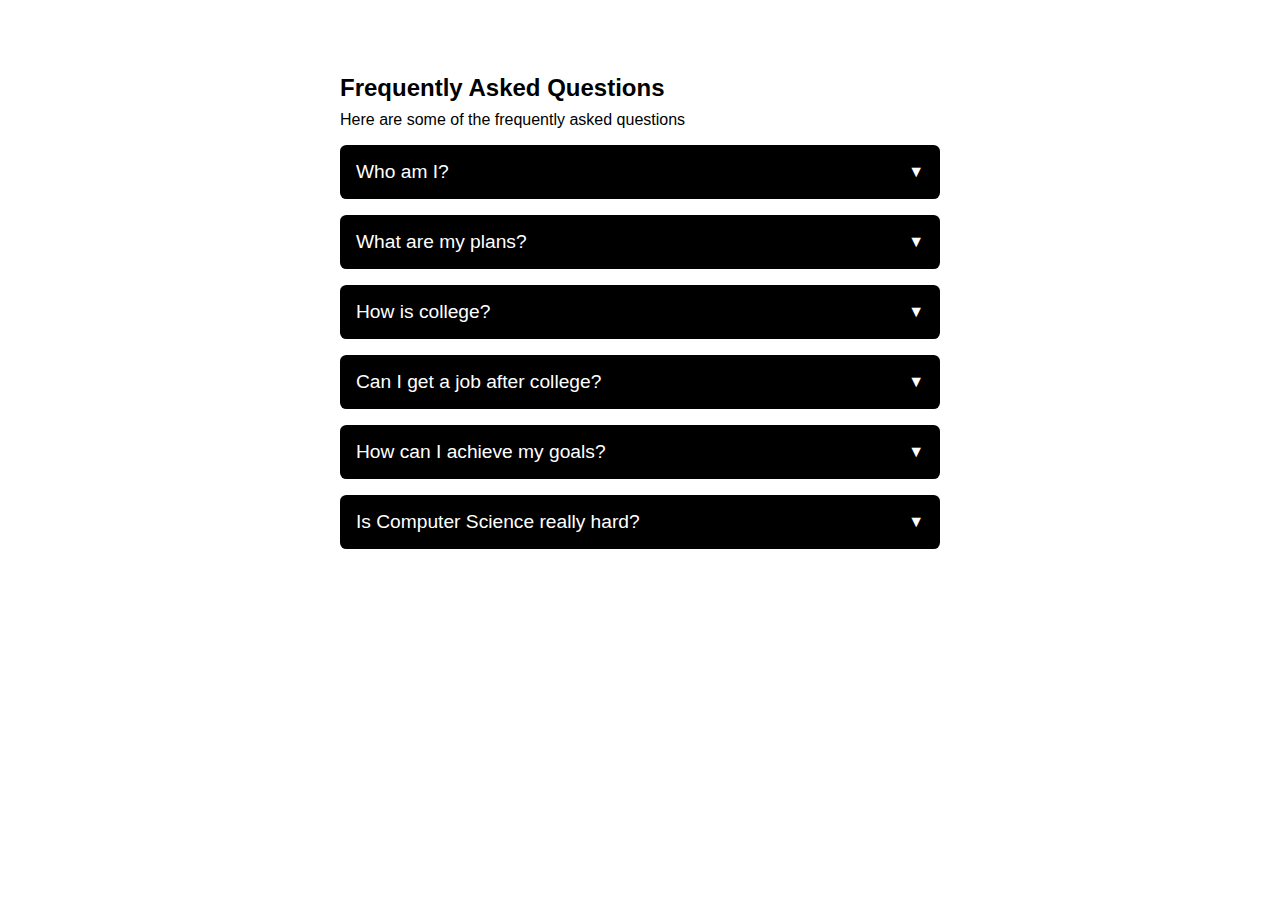
<file: Frontend Projects/Accordion/index.html>
<!DOCTYPE html>
<html lang="en">
    <head>
        <meta charset="utf-8">
        <meta http-equiv="X-UA-Compatible" content="IE=edge">
        <title>Accordion</title>
        <meta name="viewport" content="width=device-width, initial-scale=1">
        <link rel="stylesheet" href="./styles.css">
    </head>
    <body>
        <div class="container">
            <div class="header-accordion-wrapper">
                <header>
                    <h2>Frequently Asked Questions</h2>
                    <p>Here are some of the frequently asked questions</p>
                </header>

                <div class="accordion-component">
                    <div class="accordion-item">
                        <button type="button" class="accordion-title">Who am I? <span class="arrow"></span> </button>
                        <div class="accordion-content">
                            <p>
                                I'm Jepoy, a 3rd-year Computer Science student at the University of St. La Salle - Bacolod. I have a passion for technology, and I've developed strong backend development skills. I'm also growing my knowledge in Data Science, Machine Learning, and AI.
                            </p>
                        </div>
                    </div>

                    <div class="accordion-item">
                        <button type="button" class="accordion-title">What are my plans? <span class="arrow"></span></button>
                        <div class="accordion-content">
                            <p>
                                My plans include continuing to enhance my Python skills and diving deeper into Data Science and AI. I look forward to working on challenging projects that push my capabilities and help me grow as a problem-solver.
                            </p>
                        </div>
                    </div>

                    <div class="accordion-item">
                        <button type="button" class="accordion-title">How is college?</button>
                        <div class="accordion-content">
                            <p>College has been both challenging and exciting for me. As a 3rd-year student, I've enjoyed participating in hackathons like the CodeDex Hackathon 2024, where I gained valuable experience in web development and teamwork.
                            </p>
                        </div>
                    </div>

                    <div class="accordion-item">
                        <button type="button" class="accordion-title">Can I get a job after college?</button>
                        <div class="accordion-content">
                            <p>
                                With the skills I'm developing in backend development, web technologies, and AI, I believe I’ll be well-prepared to secure a job after graduation. I’m building a portfolio of projects to demonstrate my abilities and readiness for the tech industry.
                            </p>
                        </div>
                    </div>

                    <div class="accordion-item">
                        <button type="button" class="accordion-title">How can I achieve my goals?</button>
                        <div class="accordion-content">
                            <p>
                                I believe that by staying dedicated to learning and embracing challenges, I can achieve my goals. I make sure to keep up with the latest tech advancements and work on projects that allow me to apply my skills and grow as a developer.
                            </p>
                        </div>
                    </div>

                    <div class="accordion-item">
                        <button type="button" class="accordion-title">Is Computer Science really hard?</button>
                        <div class="accordion-content">
                            <p>
                                Computer Science can definitely be challenging, but I find the problem-solving aspect extremely rewarding. With persistence and a passion for learning, I believe anyone can succeed in this field, and I strive to keep improving every day.
                            </p>
                        </div>
                    </div>                                
                </div>
            </div>
        </div>

        <script src="./script.js"></script>
    </body>
</html>
</file>
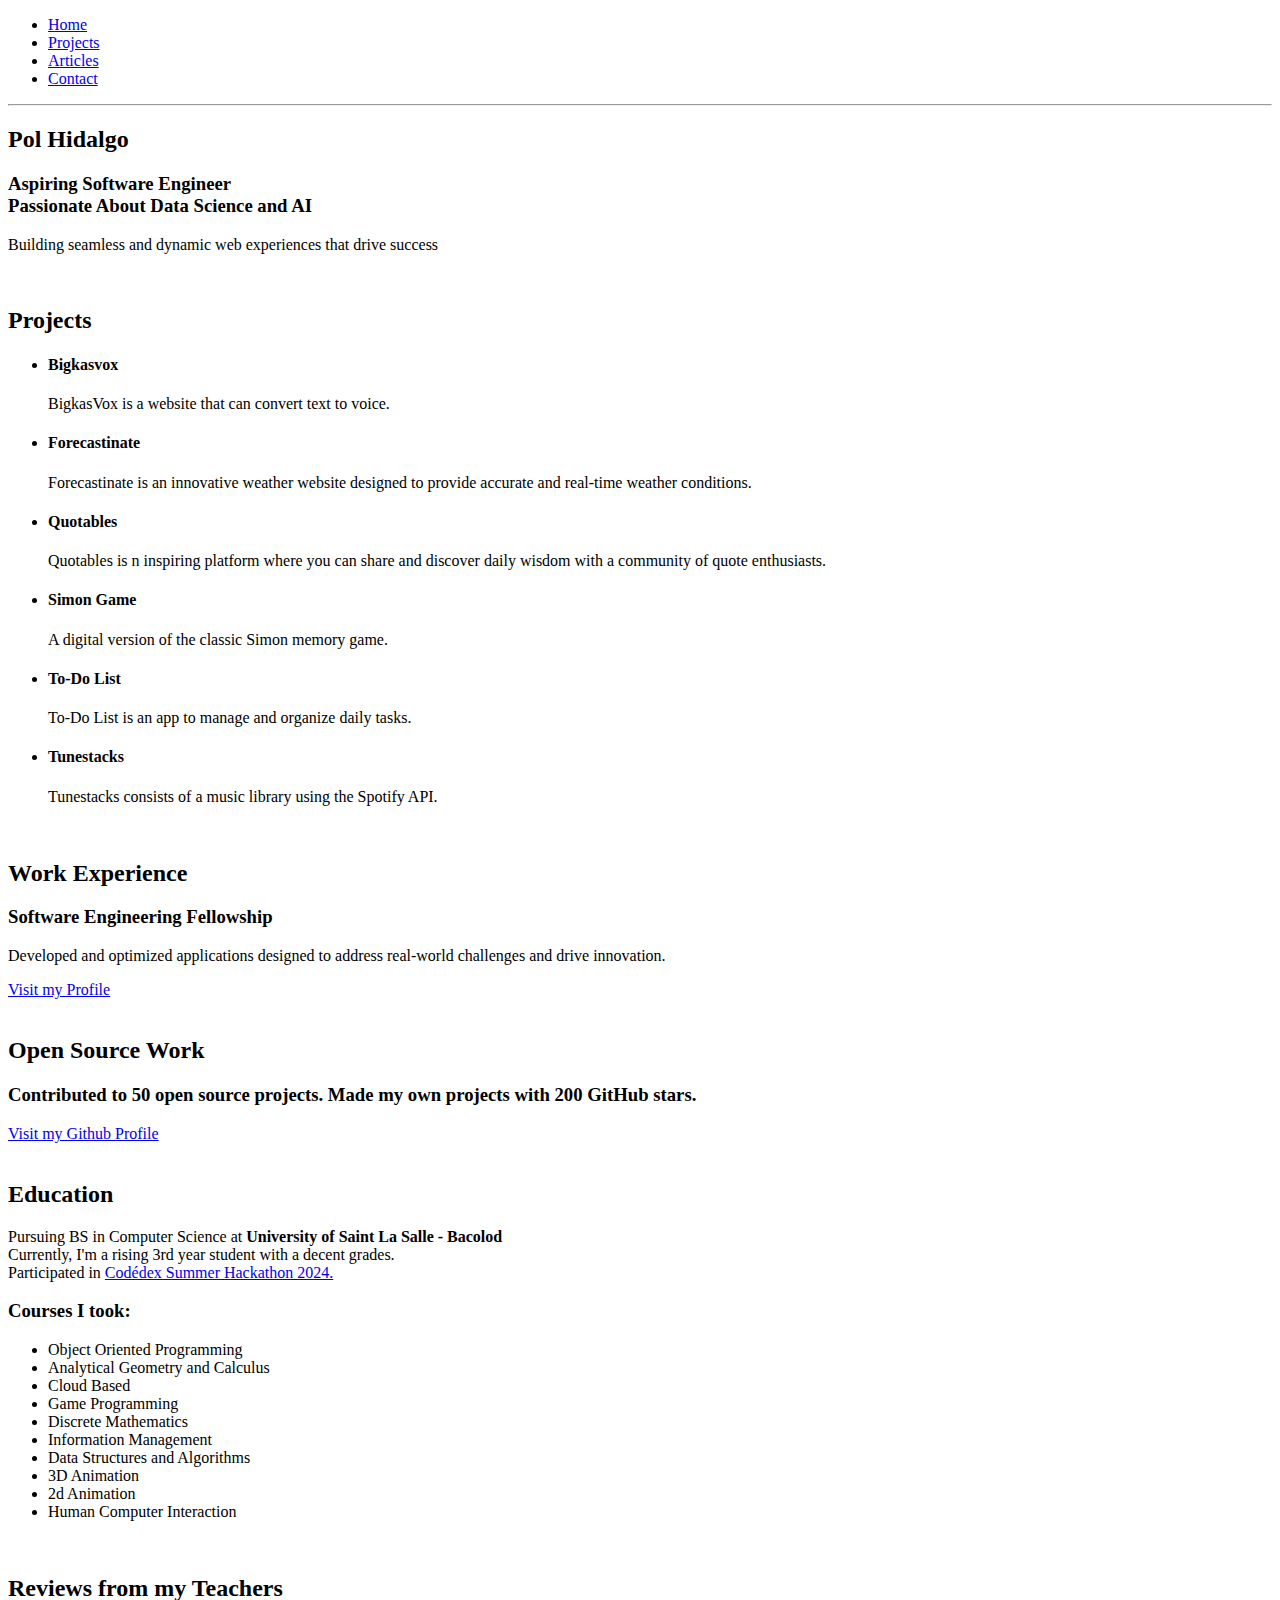
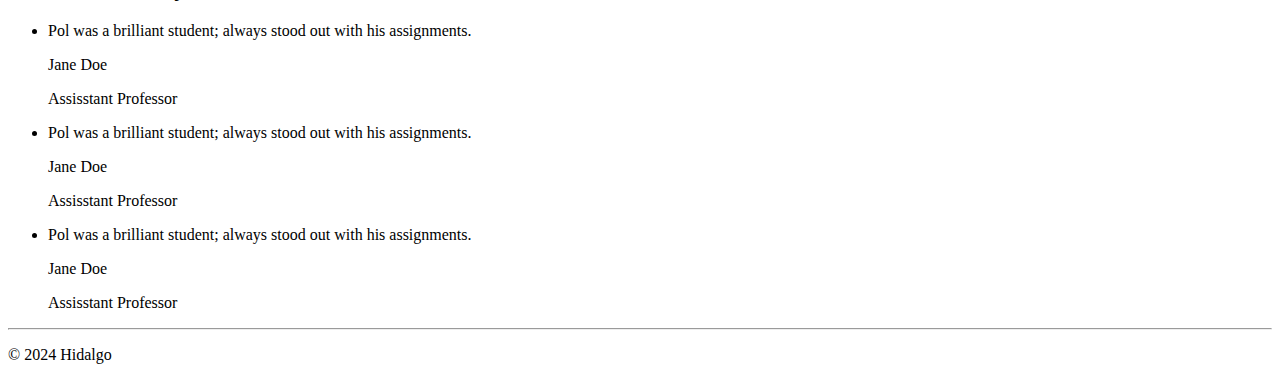
<file: Frontend Projects/Basic HTML Website/index.html>
<!DOCTYPE html>
<html lang="en">
    <head>
        <meta charset="utf-8">
        <meta http-equiv="X-UA-Compatible" content="IE=edge">
        <meta name="viewport" content="width=device-width, initial-scale=1">
        <title>Basic HTML Website</title>
        <meta name="description" content="A simple HTML only website with multiple pages.">
        <meta name="keywords" content="HTML, Layouts, Semantic HTML, roadmap.sh">
        <meta name="author" content="Janpol Hidalgo">
        <link rel="icon" href="" type="image/x-icon">
    </head>
    <body>
        <header>
            <nav>
                <ul>
                    <li><a href="./index.html" target="_blank" rel="noopener">Home</a></li>
                    <li><a href="./projects.html" target="_blank" rel="noopener">Projects</a></li>
                    <li><a href="./articles.html" target="_blank" rel="noopener">Articles</a></li>
                    <li><a href="./contact.html" target="_blank" rel="noopener">Contact</a></li>
                </ul>
            </nav>
        </header>
        <hr />

        <main>
            <section>
                <h2>Pol Hidalgo</h2>
                <h3>Aspiring Software Engineer<br />Passionate About Data Science and AI</h3>
                <p>Building seamless and dynamic web experiences that drive success</p>
            </section>

            <br />
            <aside>
                <h2>Projects</h2>
                <ul>
                    <li><h4>Bigkasvox</h4>
                        <p>BigkasVox is a website that can convert text to voice.</p>
                    </li>
                    <li><h4>Forecastinate</h4>
                        <p>Forecastinate is an innovative weather website designed to provide accurate and real-time weather conditions.</p>
                    </li>
                    <li><h4>Quotables</h4>
                        <p>Quotables is n inspiring platform where you can share and discover daily wisdom with a community of quote enthusiasts.</p>
                    </li>
                    <li><h4>Simon Game</h4>
                        <p>A digital version of the classic Simon memory game.</p>
                    </li>
                    <li><h4>To-Do List</h4>
                        <p>To-Do List is an app to manage and organize daily tasks.</p>
                    </li>
                    <li><h4>Tunestacks</h4>
                        <p>Tunestacks consists of a music library using the Spotify API.</p>
                    </li>
                </ul>
            </aside>

            <br />
            <section>
                <h2>Work Experience</h2>
                <h3>Software Engineering Fellowship</h3>
                <p>Developed and optimized applications designed to address real-world challenges and drive innovation.</p>
                <a href="https://www.linkedin.com/in/janpol-hidalgo-64174a241/" target="_blank" rel="noopener">Visit my Profile</a>
            </section>

            <br />
            <section>
                <h2>Open Source Work</h2>
                <h3>Contributed to 50 open source projects. Made my own projects with 200 GitHub stars.</h3>
                <a href="https://github.com/Polqt" target="_blank" rel="noopener">Visit my Github Profile</a>
            </section>

            <br />
            <aside>
                <h2>Education</h2>
                <p>Pursuing BS in Computer Science at <strong>University of Saint La Salle - Bacolod</strong> <br />
                   Currently, I'm a rising 3rd year student with a decent grades. <br />
                   Participated in <a href="https://www.credential.net/09a78d79-c6e1-43e6-9012-cad437e2b2b3">Codédex Summer Hackathon 2024.</a>
                </p>
                <h3>Courses I took:</h3>
                <ul>
                    <li>Object Oriented Programming</li>
                    <li>Analytical Geometry and Calculus</li>
                    <li>Cloud Based</li>
                    <li>Game Programming</li>
                    <li>Discrete Mathematics</li>
                    <li>Information Management</li>
                    <li>Data Structures and Algorithms</li>
                    <li>3D Animation</li>
                    <li>2d Animation</li>
                    <li>Human Computer Interaction</li>
                </ul>
            </aside>

            <br />
            <section>
                <h2>Reviews from my Teachers</h2>
                <ul>
                    <li>
                        Pol was a brilliant student; always stood out with his assignments.
                        <p>Jane Doe</p>
                        <p>Assisstant Professor</p>
                    </li>

                    <li>
                        Pol was a brilliant student; always stood out with his assignments.
                        <p>Jane Doe</p>
                        <p>Assisstant Professor</p>
                    </li>

                    <li>
                        Pol was a brilliant student; always stood out with his assignments.
                        <p>Jane Doe</p>
                        <p>Assisstant Professor</p>
                    </li>
                </ul>
            </section>
        </main>
        <hr />

        <footer>
            <p>&copy; 2024 Hidalgo</p>
        </footer>
    </body>
</html>
</file>
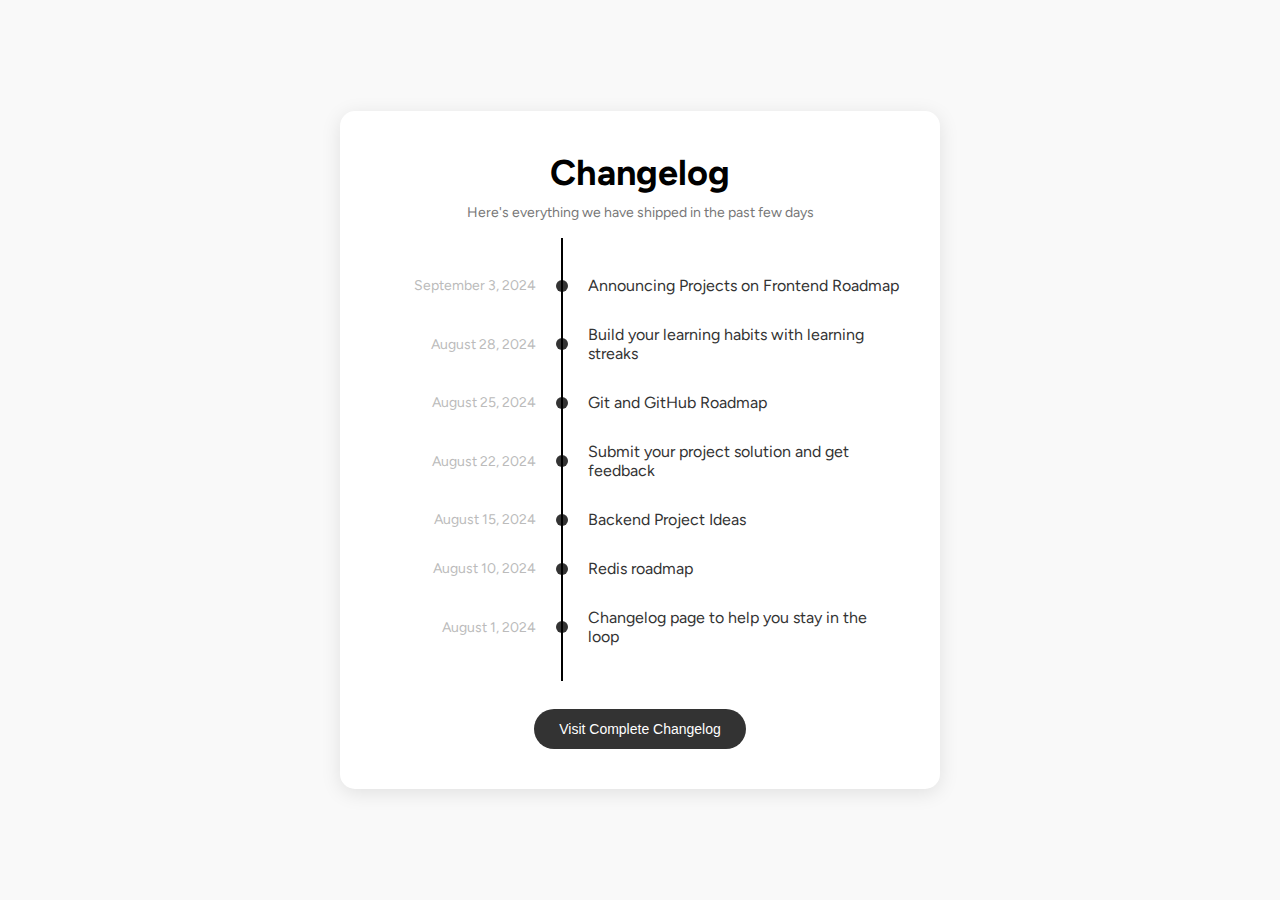
<file: Frontend Projects/Changelog Component/index.html>
<!DOCTYPE html>
<html lang="en">
    <head>
        <meta charset="UTF-8">
        <meta name="viewport" content="width=device-width, initial-scale=1.0">
        <title>Changelog</title>
        <link rel="stylesheet" href="styles.css">
        <link href="https://fonts.googleapis.com/css2?family=Figtree:wght@300;400;500&display=swap" rel="stylesheet">
    </head>
    <body>
        <div class="changelog-container">
            <!-- Header -->
            <header>
                <h1>Changelog</h1>
                <p>Here's everything we have shipped in the past few days</p>
            </header>

            <!-- Content -->
            <section class="changelog-timeline">
                <div class="timeline-item">
                    <div class="timeline-date">September 3, 2024</div>
                    <div class="timeline-dot"></div>
                    <div class="timeline-content">Announcing Projects on Frontend Roadmap</div>
                </div>
                <div class="timeline-item">
                    <div class="timeline-date">August 28, 2024</div>
                    <div class="timeline-dot"></div>
                    <div class="timeline-content">Build your learning habits with learning streaks</div>
                </div>
                <div class="timeline-item">
                    <div class="timeline-date">August 25, 2024</div>
                    <div class="timeline-dot"></div>
                    <div class="timeline-content">Git and GitHub Roadmap</div>
                </div>
                <div class="timeline-item">
                    <div class="timeline-date">August 22, 2024</div>
                    <div class="timeline-dot"></div>
                    <div class="timeline-content">Submit your project solution and get feedback</div>
                </div>
                <div class="timeline-item">
                    <div class="timeline-date">August 15, 2024</div>
                    <div class="timeline-dot"></div>
                    <div class="timeline-content">Backend Project Ideas</div>
                </div>
                <div class="timeline-item">
                    <div class="timeline-date">August 10, 2024</div>
                    <div class="timeline-dot"></div>
                    <div class="timeline-content">Redis roadmap</div>
                </div>
                <div class="timeline-item">
                    <div class="timeline-date">August 1, 2024</div>
                    <div class="timeline-dot"></div>
                    <div class="timeline-content">Changelog page to help you stay in the loop</div>
                </div>
            </section>

            <footer>
                <button class="visit-button"><a href="https://github.com/Polqt/roadmap.sh/tree/main/Frontend%20Projects/Changelog%20Component" target="_blank" rel="noopener">Visit Complete Changelog</a></button>
            </footer>
        </div>
    </body>
</html>
</file>
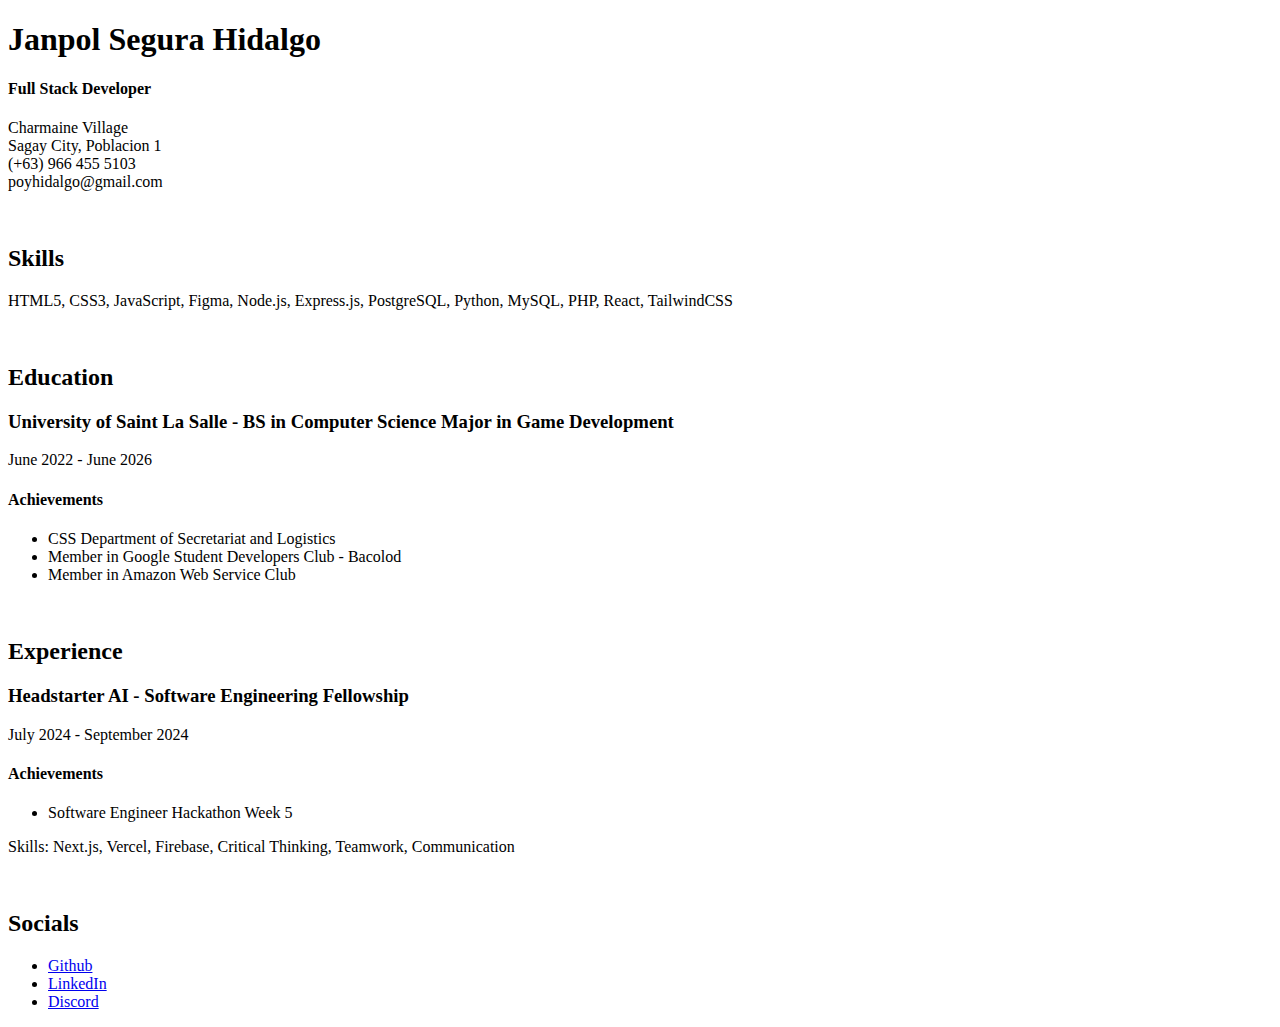
<file: Frontend Projects/Single-Page CV/index.html>
<!DOCTYPE html>
<html lang="en">
    <head>
        <meta charset="UTF-8">
        <meta http-equiv="X-UA-Compatible" content="IE=edge">
        <meta name="viewport" content="width=device-width, initial-scale=1">
        <title>Single-Page CV</title>
        <meta name="description" content="Janpol Segura Hidalgo's CV showcasing skills, education, and experience as a Full Stack Developer.">
        <meta name="keywords" content="Full Stack Developer, HTML5, CSS3, JavaScript, React, Node.js, PHP, PostgreSQL, MySQL, Python">
        <meta name="author" content="Janpol Segura Hidalgo">
        <meta property="og:title" content="Janpol Segura Hidalgo - Full Stack Developer">
        <meta property="og:description" content="Check out Janpol Segura Hidalgo's professional background and skills.">
        <meta property="og:url" content="https://mutonatheton.me/">

        <link rel="icon" href="https://th.bing.com/th/id/R.eda5531538101e2e5e3babbd75f811eb?rik=m857wQaMnapABw&riu=http%3a%2f%2forig08.deviantart.net%2f4dfb%2ff%2f2014%2f090%2f6%2f1%2fpikachu___01_by_mighty355-d7cdjy7.png&ehk=%2byUUP8C5NCRSYi0hJ3Lq2HpzY3uaqw2AKbH0JyCGFik%3d&risl=&pid=ImgRaw&r=0" type="image/x-icon">
    
    </head>
    <body>
        <header>
            <h1>Janpol Segura Hidalgo</h1>
            <h4>Full Stack Developer</h4>
            <p>Charmaine Village <br />
            Sagay City, Poblacion 1 <br />
            (+63) 966 455 5103 <br />
            poyhidalgo@gmail.com 
            </p>
        </header>

        <br />
        <section>
            <h2>Skills</h2>
            <p>HTML5, CSS3, JavaScript, Figma, Node.js, Express.js, PostgreSQL, Python, MySQL, PHP, React, TailwindCSS</p>
        </section>
    
        <br />
        <section>
            <h2>Education</h2>
            <h3>University of Saint La Salle - BS in Computer Science Major in Game Development</h3>
            <p>June 2022 - June 2026</p>
            <h4>Achievements</h4>
            <ul>
                <li>CSS Department of Secretariat and Logistics</li>
                <li>Member in Google Student Developers Club - Bacolod </li>
                <li>Member in Amazon Web Service Club</li>
            </ul>
        </section>

        <br />
        <section>
            <h2>Experience</h2>
            <h3>Headstarter AI - Software Engineering Fellowship</h3>
            <p>July 2024 - September 2024</p>
            <h4>Achievements</h4>
            <ul>
                <li>Software Engineer Hackathon Week 5</li>
            </ul>
            <p>Skills: Next.js, Vercel, Firebase, Critical Thinking, Teamwork, Communication</p>
        </section>

        <br />
        <section>
            <h2>Socials</h2>
            <ul>
                <li><a href="https://github.com/Polqt" target="_blank" rel="noopener">Github</a></li>
                <li><a href="https://www.linkedin.com/in/janpol-hidalgo-64174a241/" target="_blank" rel="noopener">LinkedIn</a></li>
                <li><a href="https://discord.com/channels/fanboyniyeji" target="_blank" rel="noopener">Discord</a></li>
            </ul>
        </section>
    </body>
</html>
</file>
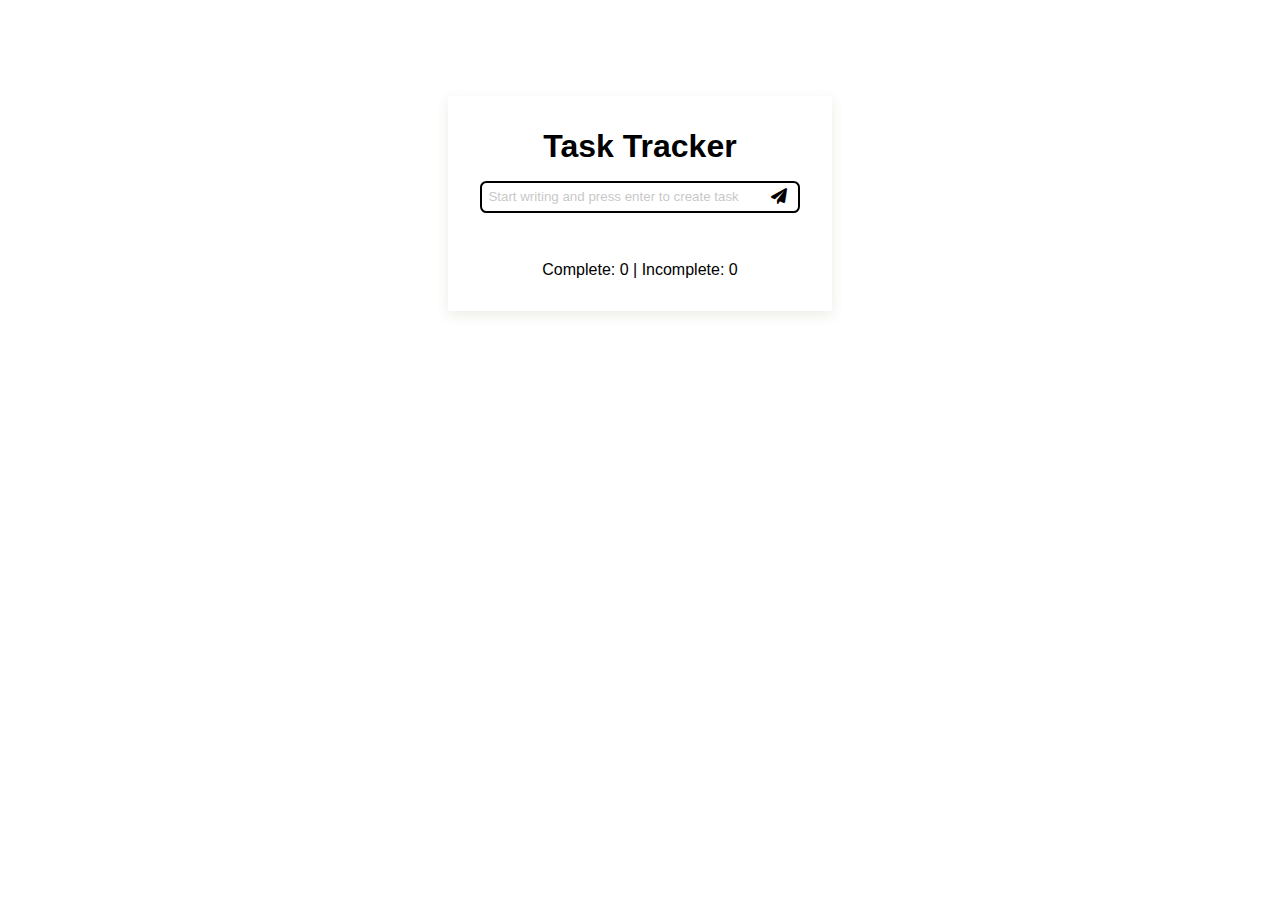
<file: Frontend Projects/Task Tracker/index.html>
<!DOCTYPE html>
<html lang="en">
    <head>
        <meta charset="utf-8">
        <meta http-equiv="X-UA-Compatible" content="IE=edge">
        <title>Task Tracker</title>
        <meta name="viewport" content="width=device-width, initial-scale=1">
        <meta name="description" content="">
        <meta name="keywords" content="HTML, CSS, JavaScript, DOM Manipulation">
        <meta name="author" content="Janpol Hidalgo">
        <link rel="stylesheet" href="https://cdnjs.cloudflare.com/ajax/libs/font-awesome/6.0.0-beta3/css/all.min.css">
        <link rel="stylesheet" href="./styles.css">
    </head>
    <body>
        <div class="container">
            <header>
                <h1>Task Tracker</h1>
            </header>

            <div class="task input">
                <input type="text" id="task-input" placeholder="Start writing and press enter to create task">
                <span class="icon" id="submit-icon">
                    <i class="fas fa-paper-plane"></i>
                </span>
            </div>

            <div class="task list">
                <ul id="list"></ul>
            </div>

            <div class="task number">
                <p>Complete: <span id="completed-task">0</span> | Incomplete: <span id="incomplete-task">0</span></p>
            </div>
        </div>
        <script src="./script.js"></script>
    </body>
</html>
</file>
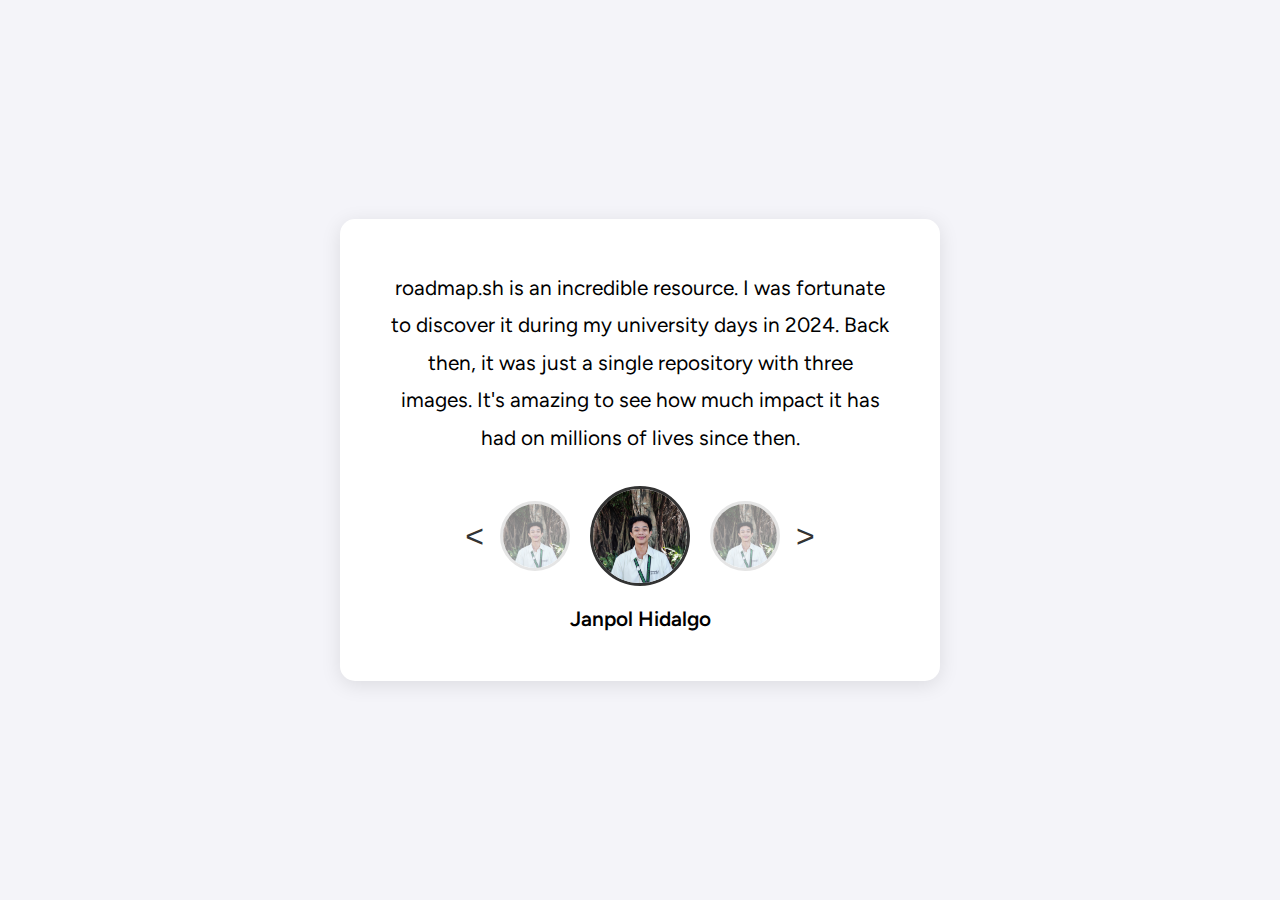
<file: Frontend Projects/Testimonial Cards/index.html>
<!DOCTYPE html>
<html lang="en">
    <head>
        <meta charset="UTF-8">
        <meta http-equiv="X-UA-Compatible" content="IE=edge">
        <title>Testimonial Cards</title>
        <meta name="viewport" content="width=device-width, initial-scale=1">
        <meta name="description" content="Testimonial cards layout with HTML and CSS">
        <meta name="keywords" content="HTML, CSS, Layouts, Flexbox, Positioning">
        <meta name="author" content="Janpol Hidalgo">
        <link rel="preconnect" href="https://fonts.googleapis.com">
        <link rel="preconnect" href="https://fonts.gstatic.com" crossorigin>
        <link href="https://fonts.googleapis.com/css2?family=Figtree:wght@300..900&display=swap" rel="stylesheet">
        <link rel="stylesheet" href="./styles.css">
    </head>
    <body>
        <div class="testimonial-card">
            <p class="testimonial-text">roadmap.sh is an incredible resource. I was fortunate to discover it during my university days in 2024.
                Back then, it was just a single repository with three images. It's amazing to see how much impact it has had
                on millions of lives since then.
            </p>

            <div class="profile-slider">
                <button class="arrow left-arrow">&lt;</button>
                <div class="profiles">
                    <img src="./hidalgo.jpeg" alt="Profile 1" class="profile-pic">
                    <img src="./hidalgo.jpeg" alt="Profile 2" class="profile-pic">
                    <img src="./hidalgo.jpeg" alt="Profile 3" class="profile-pic">
                </div>
                <button class="arrow right-arrow">&gt;</button>
            </div>

            <p class="profile-name">Janpol Hidalgo</p>
        </div>
    </body>
</html>
</file>
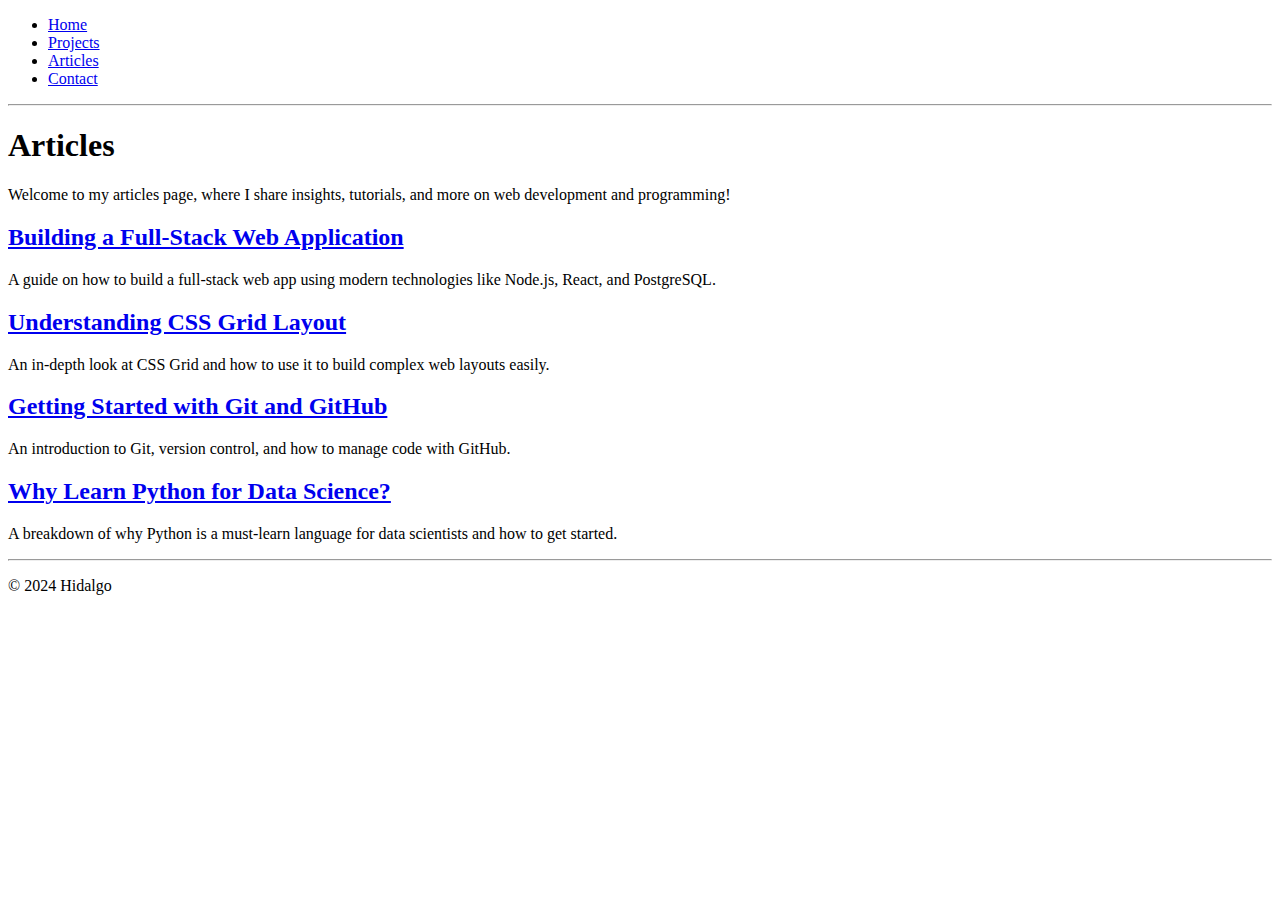
<file: Frontend Projects/Basic HTML Website/articles.html>
<!DOCTYPE html>
<html lang="en">
    <head>
        <meta charset="utf-8">
        <meta http-equiv="X-UA-Compatible" content="IE=edge">
        <meta name="viewport" content="width=device-width, initial-scale=1">
        <title>Articles - Basic HTML Website</title>
        <meta name="description" content="A simple HTML only website with multiple pages.">
        <meta name="keywords" content="HTML, Layouts, Semantic HTML, roadmap.sh">
        <meta name="author" content="Janpol Hidalgo">
        <link rel="icon" href="" type="image/x-icon">
    </head>
    <body>
        <header>
            <nav>
                <ul>
                    <li><a href="./index.html" target="_blank" rel="noopener">Home</a></li>
                    <li><a href="./projects.html" target="_blank" rel="noopener">Projects</a></li>
                    <li><a href="./articles.html" target="_blank" rel="noopener">Articles</a></li>
                    <li><a href="./contact.html" target="_blank" rel="noopener">Contact</a></li>
                </ul>
            </nav>
        </header>
        <hr />

        <main>
            <section>
                <h1>Articles</h1>
                <p>Welcome to my articles page, where I share insights, tutorials, and more on web development and programming!</p>
            </section>

            <article>
                <h2><a href="https://roadmap.sh/full-stack" target="_blank" rel="noopener">Building a Full-Stack Web Application</a></h2>
                <p>A guide on how to build a full-stack web app using modern technologies like Node.js, React, and PostgreSQL.</p>
            </article>

            <article>
                <h2><a href="https://roadmap.sh/frontend" target="_blank" rel="noopener">Understanding CSS Grid Layout</a></h2>
                <p>An in-depth look at CSS Grid and how to use it to build complex web layouts easily.</p>
            </article>

            <article>
                <h2><a href="https://roadmap.sh/git-github" target="_blank" rel="noopener">Getting Started with Git and GitHub</a></h2>
                <p>An introduction to Git, version control, and how to manage code with GitHub.</p>
            </article>

            <article>
                <h2><a href="https://roadmap.sh/python" target="_blank" rel="noopener">Why Learn Python for Data Science?</a></h2>
                <p>A breakdown of why Python is a must-learn language for data scientists and how to get started.</p>
            </article>
        </main>
        <hr />

        <footer>
            <p>&copy; 2024 Hidalgo</p>
        </footer>

    </body>
</html>
</file>
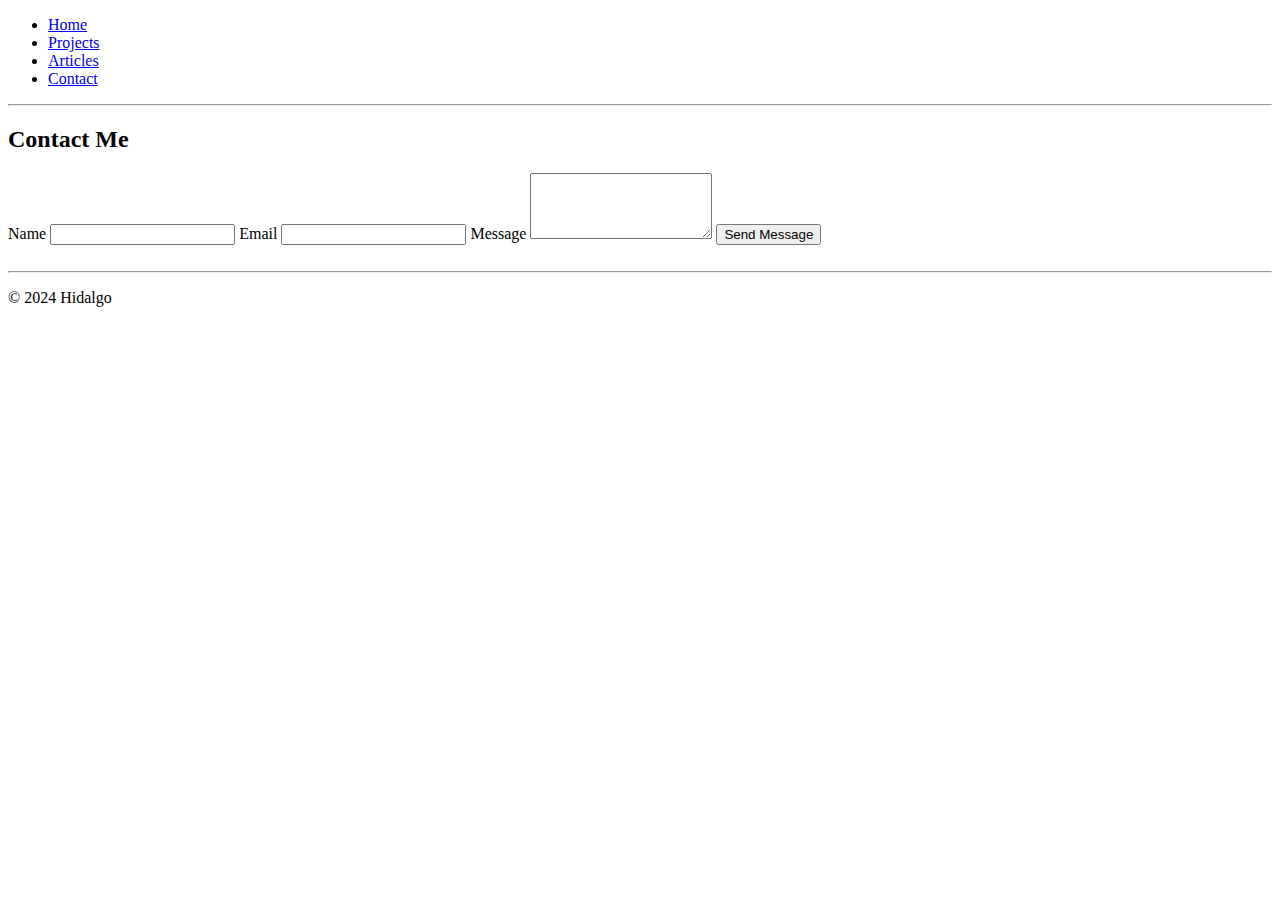
<file: Frontend Projects/Basic HTML Website/contact.html>
<!DOCTYPE html>
<html lang="en">
    <head>
        <meta charset="utf-8">
        <meta http-equiv="X-UA-Compatible" content="IE=edge">
        <meta name="viewport" content="width=device-width, initial-scale=1">
        <title>Contact - Basic HTML Website</title>
        <meta name="description" content="A simple HTML only website with multiple pages.">
        <meta name="keywords" content="HTML, Layouts, Semantic HTML, roadmap.sh">
        <meta name="author" content="Janpol Hidalgo">
        <link rel="icon" href="" type="image/x-icon">
    </head>
    <body>
        <header>
            <nav>
                <ul>
                    <li><a href="./index.html" target="_blank" rel="noopener">Home</a></li>
                    <li><a href="./projects.html" target="_blank" rel="noopener">Projects</a></li>
                    <li><a href="./articles.html" target="_blank" rel="noopener">Articles</a></li>
                    <li><a href="./contact.html" target="_blank" rel="noopener">Contact</a></li>
                </ul>
            </nav>
        </header>
        <hr />

        <main>
            <section>
                <h2>Contact Me</h2>
                <label for="name">Name </label>
                <input type="text" id="name" name="name" required>

                <label for="email">Email </label>
                <input type="email" id="email" name="email" required>

                <label for="message">Message</label>
                <textarea name="message" id="message" rows="4" required></textarea>

                <button type="submit" id="submit-btn" name="submit">Send Message</button>
            </section>
        </main>
        <br />
        <hr />

        <footer>
            <p>&copy; 2024 Hidalgo</p>
        </footer>
    <body>
</html>
</file>
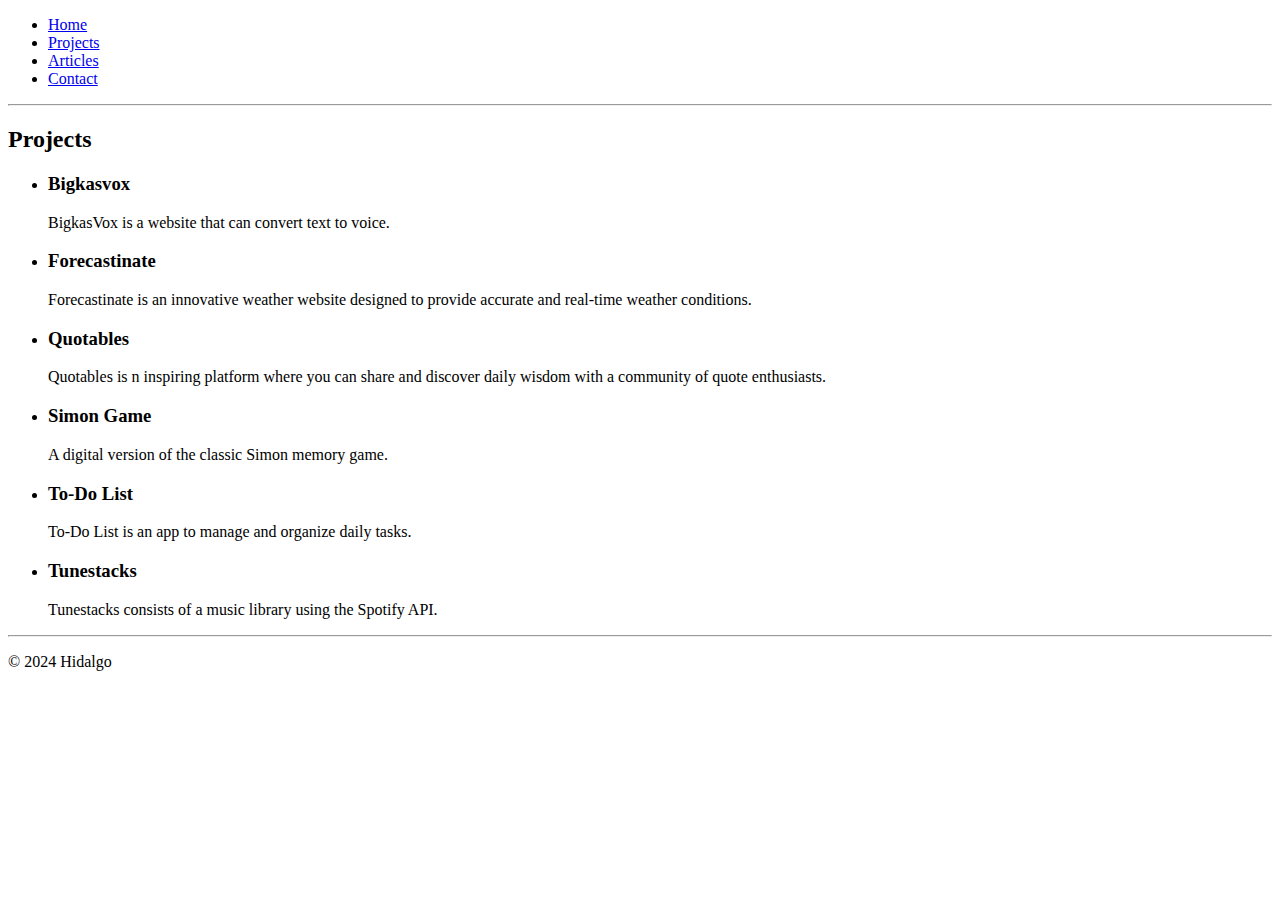
<file: Frontend Projects/Basic HTML Website/projects.html>
<!DOCTYPE html>
<html lang="en">
    <head>
        <meta charset="utf-8">
        <meta http-equiv="X-UA-Compatible" content="IE=edge">
        <meta name="viewport" content="width=device-width, initial-scale=1">
        <title>Projects - Basic HTML Website</title>
        <meta name="description" content="A simple HTML only website with multiple pages.">
        <meta name="keywords" content="HTML, Layouts, Semantic HTML, roadmap.sh">
        <meta name="author" content="Janpol Hidalgo">
        <link rel="icon" href="" type="image/x-icon">
    </head>
    <body>
        <header>
            <nav>
                <ul>
                    <li><a href="./index.html" target="_blank" rel="noopener">Home</a></li>
                    <li><a href="./projects.html" target="_blank" rel="noopener">Projects</a></li>
                    <li><a href="./articles.html" target="_blank" rel="noopener">Articles</a></li>
                    <li><a href="./contact.html" target="_blank" rel="noopener">Contact</a></li>
                </ul>
            </nav>
        </header>
        <hr />

        <main>
            <section>
                <h2>Projects</h2>
                <ul>
                    <li><h3>Bigkasvox</h3>
                        <p>BigkasVox is a website that can convert text to voice.</p>
                    </li>
                    <li><h3>Forecastinate</h3>
                        <p>Forecastinate is an innovative weather website designed to provide accurate and real-time weather conditions.</p>
                    </li>
                    <li><h3>Quotables</h3>
                        <p>Quotables is n inspiring platform where you can share and discover daily wisdom with a community of quote enthusiasts.</p>
                    </li>
                    <li><h3>Simon Game</h3>
                        <p>A digital version of the classic Simon memory game.</p>
                    </li>
                    <li><h3>To-Do List</h3>
                        <p>To-Do List is an app to manage and organize daily tasks.</p>
                    </li>
                    <li><h3>Tunestacks</h3>
                        <p>Tunestacks consists of a music library using the Spotify API.</p>
                    </li>
                </ul>
            </section>
        </main>
        <hr />

        <footer>
            <p>&copy; 2024 Hidalgo</p>
        </footer>

    </body>
</html>
</file>
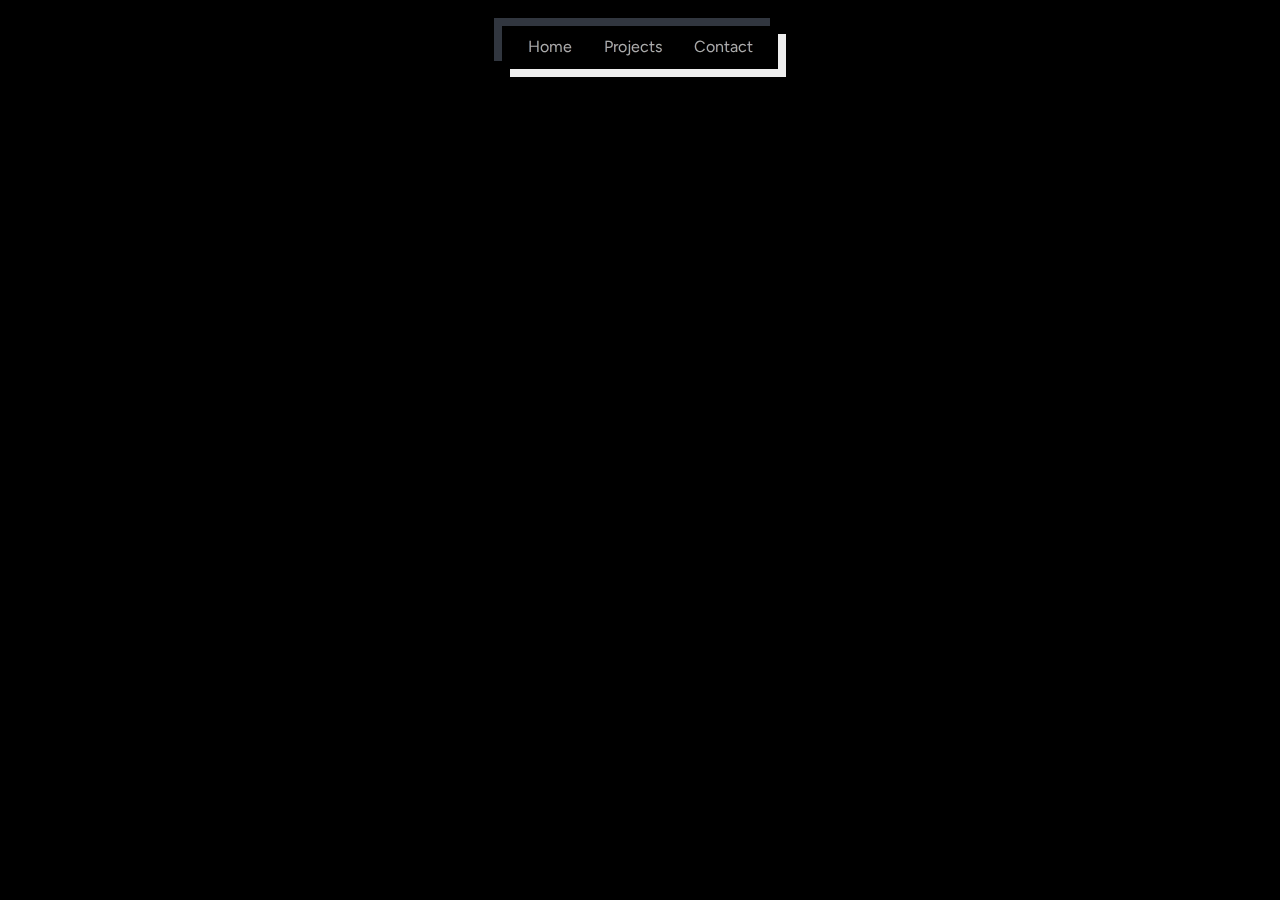
<file: Frontend Projects/Personal Portfolio/contacts.html>
<!DOCTYPE html>
<html lang="en">
    <head>
        <meta charset="UTF-8">
        <meta http-equiv="X-UA-Compatible" content="IE=edge">
        <title>Contacts of Hidalgo</title>
        <meta name="viewport" content="width=device-width, initial-scale=1">
        <link href="https://cdn.jsdelivr.net/npm/bootstrap@5.3.3/dist/css/bootstrap.min.css" rel="stylesheet" integrity="sha384-QWTKZyjpPEjISv5WaRU9OFeRpok6YctnYmDr5pNlyT2bRjXh0JMhjY6hW+ALEwIH" crossorigin="anonymous">
        <link rel="stylesheet" href="./public/styles/contact.css">
    </head>
    <body>
        <!-- Header -->
        <div class="container">
            <section>
                <div class="menu">
                    <nav>
                        <ul>
                            <li><a href="index.html">Home</a></li>
                            <li><a href="projects.html">Projects</a></li>
                            <li><a href="contacts.html">Contact</a></li>
                        </ul>
                    </nav>
                </div>
            </section>

            <!-- Social Media Icons -->
            <div class="socials">
                <div class="box discord">
                    <a title="discord" href="https://www.linkedin.com/in/janpol-hidalgo-64174a241/" target="_blank" rel="noopener">
                        <svg xmlns="http://www.w3.org/2000/svg" width="40" height="40" fill="white" class="bi bi-discord" viewBox="0 0 16 16">
                            <path d="M13.545 2.907a13.2 13.2 0 0 0-3.257-1.011.05.05 0 0 0-.052.025c-.141.25-.297.577-.406.833a12.2 12.2 0 0 0-3.658 0 8 8 0 0 0-.412-.833.05.05 0 0 0-.052-.025c-1.125.194-2.22.534-3.257 1.011a.04.04 0 0 0-.021.018C.356 6.024-.213 9.047.066 12.032q.003.022.021.037a13.3 13.3 0 0 0 3.995 2.02.05.05 0 0 0 .056-.019q.463-.63.818-1.329a.05.05 0 0 0-.01-.059l-.018-.011a9 9 0 0 1-1.248-.595.05.05 0 0 1-.02-.066l.015-.019q.127-.095.248-.195a.05.05 0 0 1 .051-.007c2.619 1.196 5.454 1.196 8.041 0a.05.05 0 0 1 .053.007q.121.1.248.195a.05.05 0 0 1-.004.085 8 8 0 0 1-1.249.594.05.05 0 0 0-.03.03.05.05 0 0 0 .003.041c.24.465.515.909.817 1.329a.05.05 0 0 0 .056.019 13.2 13.2 0 0 0 4.001-2.02.05.05 0 0 0 .021-.037c.334-3.451-.559-6.449-2.366-9.106a.03.03 0 0 0-.02-.019m-8.198 7.307c-.789 0-1.438-.724-1.438-1.612s.637-1.613 1.438-1.613c.807 0 1.45.73 1.438 1.613 0 .888-.637 1.612-1.438 1.612m5.316 0c-.788 0-1.438-.724-1.438-1.612s.637-1.613 1.438-1.613c.807 0 1.451.73 1.438 1.613 0 .888-.631 1.612-1.438 1.612"/>
                        </svg>
                    </a>
                </div>

                <div class="box linkedin">
                    <a title="linkedin" href="https://www.linkedin.com/in/janpol-hidalgo-64174a241/" target="_blank" rel="noopener">
                        <svg xmlns="http://www.w3.org/2000/svg" width="40" height="40" fill="currentColor" class="bi bi-linkedin" viewBox="0 0 16 16">
                            <path d="M0 1.146C0 .513.526 0 1.175 0h13.65C15.474 0 16 .513 16 1.146v13.708c0 .633-.526 1.146-1.175 1.146H1.175C.526 16 0 15.487 0 14.854zm4.943 12.248V6.169H2.542v7.225zm-1.2-8.212c.837 0 1.358-.554 1.358-1.248-.015-.709-.52-1.248-1.342-1.248S2.4 3.226 2.4 3.934c0 .694.521 1.248 1.327 1.248zm4.908 8.212V9.359c0-.216.016-.432.08-.586.173-.431.568-.878 1.232-.878.869 0 1.216.662 1.216 1.634v3.865h2.401V9.25c0-2.22-1.184-3.252-2.764-3.252-1.274 0-1.845.7-2.165 1.193v.025h-.016l.016-.025V6.169h-2.4c.03.678 0 7.225 0 7.225z"/>
                        </svg>
                    </a>
                </div>

                <div class="box github">
                    <a title="github" href="https://github.com/Polqt" target="_blank" rel="noopener">
                        <svg xmlns="http://www.w3.org/2000/svg" width="40" height="40" fill="white" class="bi bi-github" viewBox="0 0 16 16">
                            <path d="M8 0C3.58 0 0 3.58 0 8c0 3.54 2.29 6.53 5.47 7.59.4.07.55-.17.55-.38 0-.19-.01-.82-.01-1.49-2.01.37-2.53-.49-2.69-.94-.09-.23-.48-.94-.82-1.13-.28-.15-.68-.52-.01-.53.63-.01 1.08.58 1.23.82.72 1.21 1.87.87 2.33.66.07-.52.28-.87.51-1.07-1.78-.2-3.64-.89-3.64-3.95 0-.87.31-1.59.82-2.15-.08-.2-.36-1.02.08-2.12 0 0 .67-.21 2.2.82.64-.18 1.32-.27 2-.27s1.36.09 2 .27c1.53-1.04 2.2-.82 2.2-.82.44 1.1.16 1.92.08 2.12.51.56.82 1.27.82 2.15 0 3.07-1.87 3.75-3.65 3.95.29.25.54.73.54 1.48 0 1.07-.01 1.93-.01 2.2 0 .21.15.46.55.38A8.01 8.01 0 0 0 16 8c0-4.42-3.58-8-8-8"/>
                        </svg>
                    </a>
                    <h2>Github Profile</h2>
                    <p>Find more of my repositories</p>
                </div>
            </div>

            <!-- Contact Form -->
            <div class="form">
                <h3>Contact with me</h3>
                <p>You can also get in touch with me through this form below.</p>
                <div class="group">
                    <input type="text" id="name" placeholder="Name">
                    <input type="email" id="email" placeholder="Email">
                    <textarea title="message" id="message" placeholder="Send me a message..."></textarea>
                    <button type="submit">Send Message</button>
                </div>
            </div>
        </div>
        <script src="https://cdn.jsdelivr.net/npm/bootstrap@5.3.3/dist/js/bootstrap.bundle.min.js" integrity="sha384-Jv8JoCokXsThlF4oerP0BxUgXfdCmgfXOU3HoDbWcblxMMYYwBlSH6fMO6CsnXl5" crossorigin="anonymous"></script>
    </body>
</html>
</file>
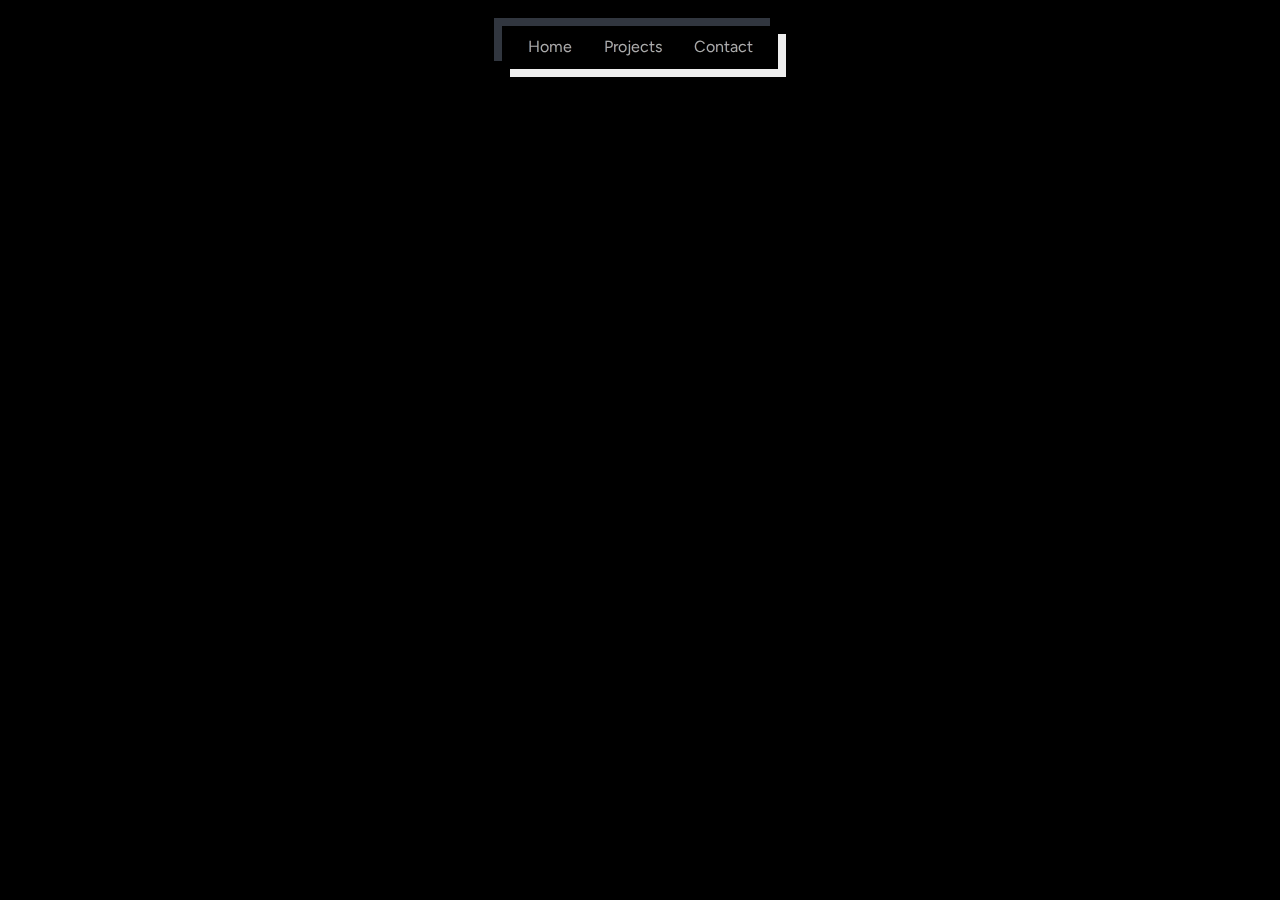
<file: Frontend Projects/Personal Portfolio/projects.html>
<!DOCTYPE html>
<html lang="en">
    <head>
        <meta charset="UTF-8">
        <meta http-equiv="X-UA-Compatible" content="IE=edge">
        <meta name="viewport" content="width=device-width, initial-scale=1">
        <title>Projects of Hidalgo</title>
        <link href="https://cdn.jsdelivr.net/npm/bootstrap@5.3.3/dist/css/bootstrap.min.css" rel="stylesheet" integrity="sha384-QWTKZyjpPEjISv5WaRU9OFeRpok6YctnYmDr5pNlyT2bRjXh0JMhjY6hW+ALEwIH" crossorigin="anonymous">
        <link rel="stylesheet" href="./public/styles/projects.css">
    </head>
    <body>
        <!-- Header -->
        <div class="container">
            <section>
                <div class="menu">
                    <nav>
                        <ul>
                            <li><a href="index.html">Home</a></li>
                            <li><a href="projects.html">Projects</a></li>
                            <li><a href="contacts.html">Contact</a></li>
                        </ul>
                    </nav>
                </div>
            </section>

            <!-- Projects -->
            <div class="projects">
                <div class="box forecastinate">
                    <img src="./public/images/forecastinate.png" alt="weather app">
                    <h3>Forecastinate</h3>
                    <p><a href="https://github.com/Polqt/Forecastinate" target="_blank" rel="noopener">Github Repo</a></p>
                </div>

                <div class="box bigkasvox">
                    <img src="./public/images/bigkasvox.png" alt="text to voice converter">
                    <h3>BigkasVox</h3>
                    <p><a href="https://github.com/Polqt/text-voice-converter" target="_blank" rel="noopener">Github Repo</a></p>
                </div>

                <div class="box quotables">
                    <img src="./public/images/blog web.png" alt="blog app">
                    <h3>Quotables</h3>
                    <p><a href="https://github.com/Polqt/Forecastinate" target="_blank" rel="noopener">Github Repo</a></p>
                </div>

                <div class="box todo-list">
                    <img src="./public/images/To-Do List.png" alt="to-do list">
                    <h3>To-Do List</h3>
                    <p><a href="https://github.com/Polqt/to-do-list" target="_blank" rel="noopener">Github Repo</a></p>
                </div>

                <div class="box tunestacks">
                    <img src="./public/images/tunestack.png" alt="spotify clone">
                    <h3>Tunestacks</h3>
                    <p><a href="https://github.com/Polqt/Forecastinate" target="_blank" rel="noopener">Github Repo</a></p>
                </div>

                <div class="box qr-generator">
                    <img src="./public/images/tunestack.png" alt="qr-code generator">
                    <h3>QR Generator</h3>
                    <p><a href="https://github.com/Polqt/qr-code-generator" target="_blank" rel="noopener">Github Repo</a></p>
                </div>
            </div>
        </div>
    </body>
</html>
</file>
<file: Frontend Projects/Accordion/styles.css>
* {
    margin: 0;
    padding: 0;
    box-sizing: border-box;
}

body {
    font-family: "Figtree", sans-serif;
}

.container {
    display: flex;
    justify-content: flex-start;
    align-items: center;
    flex-direction: column;
    margin: 4rem auto;
}

header h2 {
    margin: 0.6rem auto;
}

.accordion-item  > button {
    border: none;
    border-radius: 0.4rem;
    background-color: black;
    color: white;
    font-size: 1.2rem;
    width: 600px;
    text-align: start;
    padding: 1rem;
    margin: 1rem 0 0.4rem auto;
}

.accordion-title {
    position: relative;
    display: flex;
    align-items: center;
}

.accordion-title::after {
    content: "▼";
    position: absolute;
    right: 1rem;
    font-size: 1rem;
    transform: rotate(0deg);
    transition: transform 0.3s ease;
}

.accordion-content {
    display: none;
    border: 2px solid black;
    border-radius: 0.6rem;
    padding: 1rem;
    width: 600px;
}

.accordion-item.active .accordion-title::after {
    transform: rotate(180deg);
}

.accordion-item.active .accordion-content {
    display: block;
}
</file>
<file: Frontend Projects/Changelog Component/styles.css>
* {
    margin: 0;
    padding: 0;
    box-sizing: border-box;
}

body {
    font-family: 'Figtree', sans-serif;
    display: flex;
    justify-content: center;
    align-items: center;
    height: 100vh;
    background-color: #f9f9f9;
}

.changelog-container {
    background-color: #fff;
    border-radius: 15px;
    box-shadow: 0 4px 20px rgba(0, 0, 0, 0.1);
    padding: 40px;
    max-width: 600px;
    width: 100%;
    text-align: center;
}

header h1 {
    font-size: 36px;
    margin-bottom: 10px;
}

header p {
    font-size: 14px;
    color: #777;
    margin-bottom: 40px;
}

.changelog-timeline {
    margin: 0 auto;
}

.timeline-item {
    display: flex;
    align-items: center;
    justify-content: space-between;
    padding: 15px 0;
}

.timeline-date {
    color: #bbb;
    font-size: 14px;
    flex: 1;
    text-align: right;
    padding-right: 20px;
}

.timeline-dot {
    display: inline-block;
    width: 12px;
    height: 12px;
    background-color: #333;
    border-radius: 50%;
    margin-right: 20px;
    position: relative;
}

.timeline-dot::before {
    content: "";
    position: absolute;
    top: 50%;
    left: 50%;
    transform: translate(-50%, -50%);
    width: 2px;
    height: 6rem;
    background-color: black;
}

.timeline-dot::after {
    content: "";
    position: absolute;
    top: 100%;
    left: 50%;
    transform: translateX(-50%);
    width: 2px;
    height: 3rem;
    background-color: black;
}

.timeline-content {
    flex: 2;
    text-align: left;
    font-size: 16px;
    color: #333;
}

footer {
    margin-top: 3rem;
}

button a {
    text-decoration: none;
    color: white;
}

.visit-button {
    background-color: #333;
    color: #fff;
    padding: 12px 25px;
    font-size: 14px;
    border-radius: 30px;
    border: none;
    cursor: pointer;
}

.visit-button:hover {
    background-color: #555;
}
</file>
<file: Frontend Projects/Task Tracker/styles.css>
* {
    margin: 0;
    padding: 0;
    box-sizing: border-box;
}

body {
    font-family: "Figtree", sans-serif;
    display: flex;
    justify-content: center;
    align-items: center;
    text-align: center;
}

.container {
    width: 30%;
    box-shadow: rgba(66, 66, 6, 0.1) 0px 4px 12px;
    padding: 2rem;
    margin: 6rem;
}

.task {
    position: relative;
    width: 100%;
}

#task-input {
    width: 100%;
    border: 2px solid black;
    border-radius: 0.4rem;
    padding: 0.4rem;
    margin: 1rem auto;
}

.icon {
    position: absolute;
    top: 50%;
    right: 4%;
    transform: translateY(-50%);
    cursor: pointer;
}

input::placeholder {
    opacity: 0.4;
}

.number {
    margin: 2rem 0 0 0;
}

ul {
    list-style: none;
    text-align: left;
}

li {
    border-radius: 5px;
    margin: 0.1rem;
    padding: 0.4rem;
    display: flex;
    align-items: center;
    justify-content: space-between;
    position: relative;
}

.actions {
    display: flex;
    align-items: center;
    gap: 5px; 
    margin-left: auto; 
}

.edit-button,
.delete-button,
.complete-button {
    color: red;
    cursor: pointer;
    margin: 0 5px;
    border: none;
}

.completed {
    text-decoration: line-through;
    color: gray;
}

hr {
    opacity: 0.4;
}

input[type="checkbox"] {
    transform: scale(2); 
    margin-right: 0.6rem; 
}
</file>
<file: Frontend Projects/Testimonial Cards/styles.css>
* {
    box-sizing: border-box;
    margin: 0;
    padding: 0;
}

body {
    font-family: 'Figtree', sans-serif;
    display: flex;
    justify-content: center;
    align-items: center;
    min-height: 100vh;
    background-color: #f4f4f9;
}

.testimonial-card {
    background-color: white;
    padding: 50px;
    border-radius: 15px;
    box-shadow: 0 4px 20px rgba(0, 0, 0, 0.1);
    text-align: center;
    width: 600px;
    position: relative;
    transition: all 0.3s ease; /* Smooth transitions for resizing */
}

.testimonial-text {
    font-size: 1.3rem;
    line-height: 1.8;
    margin-bottom: 30px;
}

.profile-slider {
    display: flex;
    justify-content: center;
    align-items: center;
    margin-bottom: 20px;
}

.profiles {
    display: flex;
    gap: 20px;
    align-items: center;
}

.profile-pic {
    width: 70px;
    height: 70px;
    border-radius: 50%;
    border: 3px solid #ccc;
    object-fit: cover;
    opacity: 0.5;
    transition: all 0.3s ease;
}

.profiles img:nth-child(2) {
    width: 100px;
    height: 100px;
    opacity: 1;
    border: 3px solid #333;
}

.arrow {
    background-color: transparent;
    border: none;
    font-size: 2rem;
    cursor: pointer;
    margin: 1rem;
    color: #333;
}

.arrow:hover {
    color: #666;
}

.profile-name {
    font-weight: 600;
    font-size: 1.3rem;
}

/* Responsiveness */

@media (max-width: 768px) {
    .testimonial-card {
        width: 90%; 
        padding: 30px; 
    }

    .testimonial-text {
        font-size: 1.1rem; 
    }

    .profile-pic {
        width: 60px; 
        height: 60px;
    }

    .profiles img:nth-child(2) {
        width: 80px; /* Smaller center profile pic */
        height: 80px;
    }

    .arrow {
        font-size: 1.5rem; 
    }

    .profile-name {
        font-size: 1.1rem;
    }
}

@media (max-width: 480px) {
    .testimonial-card {
        width: 100%; 
        padding: 20px;
    }

    .testimonial-text {
        font-size: 1rem;  
    }

    .profile-pic {
        width: 50px; 
        height: 50px;
    }

    .profiles img:nth-child(2) {
        width: 70px; 
        height: 70px;
    }

    .arrow {
        font-size: 1.2rem;
    }

    .profile-name {
        font-size: 1rem;
    }
}
</file>
<file: Frontend Projects/Personal Portfolio/public/styles/contact.css>
@import url('https://fonts.googleapis.com/css2?family=Open+Sans:ital,wght@0,300..800;1,300..800&display=swap');
@import url('https://fonts.googleapis.com/css2?family=Figtree:ital,wght@0,300..900;1,300..900&display=swap');

* {
    margin: 0;
    padding: 0;
    box-sizing: border-box;
}

body {
    background-color: black;
    color: rgba(255, 255, 255, 0.6);
    font-family: "Figtree", sans-serif;
}

.container {
    display: flex;
    flex-direction: column;
    align-items: center;
    gap: 2rem; 
    margin: 0 auto;
}

.menu {
    display: flex;
    justify-content: center;
    align-items: center;
}

.menu nav ul {
    list-style: none;
    display: flex;
    box-shadow: 0.5rem 0.5rem #EEEEEE, -0.5rem -0.5rem #31363F;
    margin: 1.6rem auto;
    padding: 0.6rem;
}

.menu nav ul li a {
    color: rgba(255, 255, 255, 0.2) !important;
    text-decoration: none;
    padding: 1rem;
    position: relative;
    background-image: linear-gradient(
        to right,
        white,
        white 50%,
        rgba(255, 255, 255, 0.6) 50%
    );
    background-size: 200% 100%;
    background-position: -100%;
    -webkit-background-clip: text;
    transition: all 0.3s ease-in-out;
}

.menu nav ul li a::before {
    content: '';
    background: #54b3d6;
    display: block;
    position: absolute;
    bottom: 0.7rem;
    left: 0;
    width: 0;
    height: 3px;
    transition: all 0.3s ease-in-out;
}

.menu nav ul li a:hover {
    color: white !important;
    background-position: 0;
    -webkit-text-fill-color: white;
}

.menu nav ul li a:hover::before {
    width: 100%;
}

.socials {
    width: 50%;
    display: grid;
    grid-template-columns: 1fr 2fr; 
    grid-template-rows: repeat(2, 1fr); 
    gap: 1rem;
    margin-bottom: 2rem;
}

.box {
    background-color: #222831;
    border-radius: 12px;
    padding: 8%;
    display: flex;
    flex-direction: column;
    justify-content: center;
    align-items: center;
    box-sizing: border-box;
    opacity: 0;
    animation: fadeIn 1s ease forwards;
    transition: transform 0.3s ease;
}

.box:hover {
    transform: translateY(-0.3rem) !important; 
}

.github {
    grid-column: 2 / 3; 
    grid-row: 1 / 3; 
    width: 100%;
    height: 100%;
}

.github h2 {
    color: white !important;
    font-weight: 600;
    margin: 0.6rem 0 0 0;
}

.form {
    width: 50%;
    opacity: 0;
    animation: fadeIn 1s ease forwards;
    animation-delay: 1.2s; /* Adjust this delay as needed */
    transition: transform 0.3s ease; 
}

.form > h3 {
    color: white !important;
}

.form .group {
    display: flex;
    flex-direction: column;
    gap: 1.2rem;
}

input, textarea, button {
    background-color: #222831;
    border-radius: 12px;  
    padding: 0.8rem;
    border: none; 
    color: #EEEEEE;
}

#message {
    height: 150px;
    resize: none;
}

button {
    background-color: #464d5a !important;
}

@keyframes fadeIn {
    from { 
        opacity: 0; 
    }
    to { 
        opacity: 1; 
    }
}

.socials .box:nth-child(1) { animation-delay: 0.3s; }
.socials .box:nth-child(2) { animation-delay: 0.6s; }
.socials .box:nth-child(3) { animation-delay: 0.9s; }

@media (max-width: 768px) {
    .socials {
        grid-template-columns: repeat(1, 1fr);
        grid-template-rows: repeat(3, 1fr);
        width: 80%;
    }

    .form {
        width: 90%;
    }
}
</file>
<file: Frontend Projects/Personal Portfolio/public/styles/projects.css>
@import url('https://fonts.googleapis.com/css2?family=Open+Sans:ital,wght@0,300..800;1,300..800&display=swap');
@import url('https://fonts.googleapis.com/css2?family=Figtree:ital,wght@0,300..900;1,300..900&display=swap');

* {
    margin: 0;
    padding: 0;
    box-sizing: border-box;
}

body {
    background-color: black;
    color: rgba(255, 255, 255, 0.6);
    font-family: "Figtree", sans-serif;
}

.container {
    display: flex;
    flex-direction: column;
    gap: 1rem; 
}

.menu {
    display: flex;
    justify-content: center;
    align-items: center;
}

.menu nav ul {
    list-style: none;
    display: flex;
    box-shadow: 0.5rem 0.5rem #EEEEEE, -0.5rem -0.5rem #31363F;
    margin: 1.6rem auto;
    padding: 0.6rem;
}

.menu nav ul li a {
    color: rgba(255, 255, 255, 0.2) !important;
    text-decoration: none;
    padding: 1rem;
    position: relative;
    background-image: linear-gradient(
        to right,
        white,
        white 50%,
        rgba(255, 255, 255, 0.6) 50%
    );
    background-size: 200% 100%;
    background-position: -100%;
    -webkit-background-clip: text;
    transition: all 0.3s ease-in-out;
}

.menu nav ul li a::before {
    content: '';
    background: #54b3d6;
    display: block;
    position: absolute;
    bottom: 0.7rem;
    left: 0;
    width: 0;
    height: 3px;
    transition: all 0.3s ease-in-out;
}

.menu nav ul li a:hover {
    color: white !important;
    background-position: 0;
    -webkit-text-fill-color: white;
}

.menu nav ul li a:hover::before {
    width: 100%;
}

.projects {
    display: grid;
    grid-template-columns: repeat(3, 1fr);
    grid-template-rows: repeat(2, 1fr);
    gap: 2rem; 
    height: calc(100vh - 175px); 
}

.box {
    background-color: #222831;
    border-radius: 12px;
    padding: 0.8rem; 
    display: flex;
    flex-direction: column;
    align-items: center;
    text-align: center;
    width: 100%;
    height: 100%;
    position: relative;
    opacity: 0;
    animation: fadeIn 1s ease forwards; 
    transition: transform 0.3s ease; 
}

.box:hover {
    transform: translateY(-0.3rem) !important; 
}

.box img {
    width: 100%; 
    height: 80%; 
    object-fit: cover;
    border-radius: 8px;
}

.box h3 {
    margin-top: 1rem;
    color: white !important;
}

.box p a {
    text-decoration: none;
    color: rgba(255, 255, 255, 0.4) !important;
}

.box p a:hover {
    color: white !important;
    background-position: 0;
    -webkit-text-fill-color: white;
}

@keyframes fadeIn {
    from { 
        opacity: 0; 
    }
    to { 
        opacity: 1;
    }
}

.projects .box:nth-child(1) { animation-delay: 0.3s; }
.projects .box:nth-child(2) { animation-delay: 0.6s; }
.projects .box:nth-child(3) { animation-delay: 0.9s; }
.projects .box:nth-child(4) { animation-delay: 1.2s; }
.projects .box:nth-child(5) { animation-delay: 1.5s; }
.projects .box:nth-child(6) { animation-delay: 1.8s; }

@media (max-width: 1024px) {
    .projects {
        grid-template-columns: repeat(2, 1fr);
        gap: 1.5rem;
    }
    
    .box img {
        height: 70%; 
    }
    
    .box {
        padding: 0.6rem;
    }
}

@media (max-width: 768px) {
    .projects {
        grid-template-columns: 1fr; 
        gap: 1rem;
    }

    .menu nav ul {
        flex-direction: column;
        text-align: center;
    }

    .menu nav ul li a {
        padding: 0.8rem;
    }

    .box img {
        height: 60%; 
    }
    
    .box {
        padding: 0.5rem; 
    }

    .box h3 {
        font-size: 1.2rem; 
    }

    .box p a {
        font-size: 0.9rem; 
    }
}
</file>
